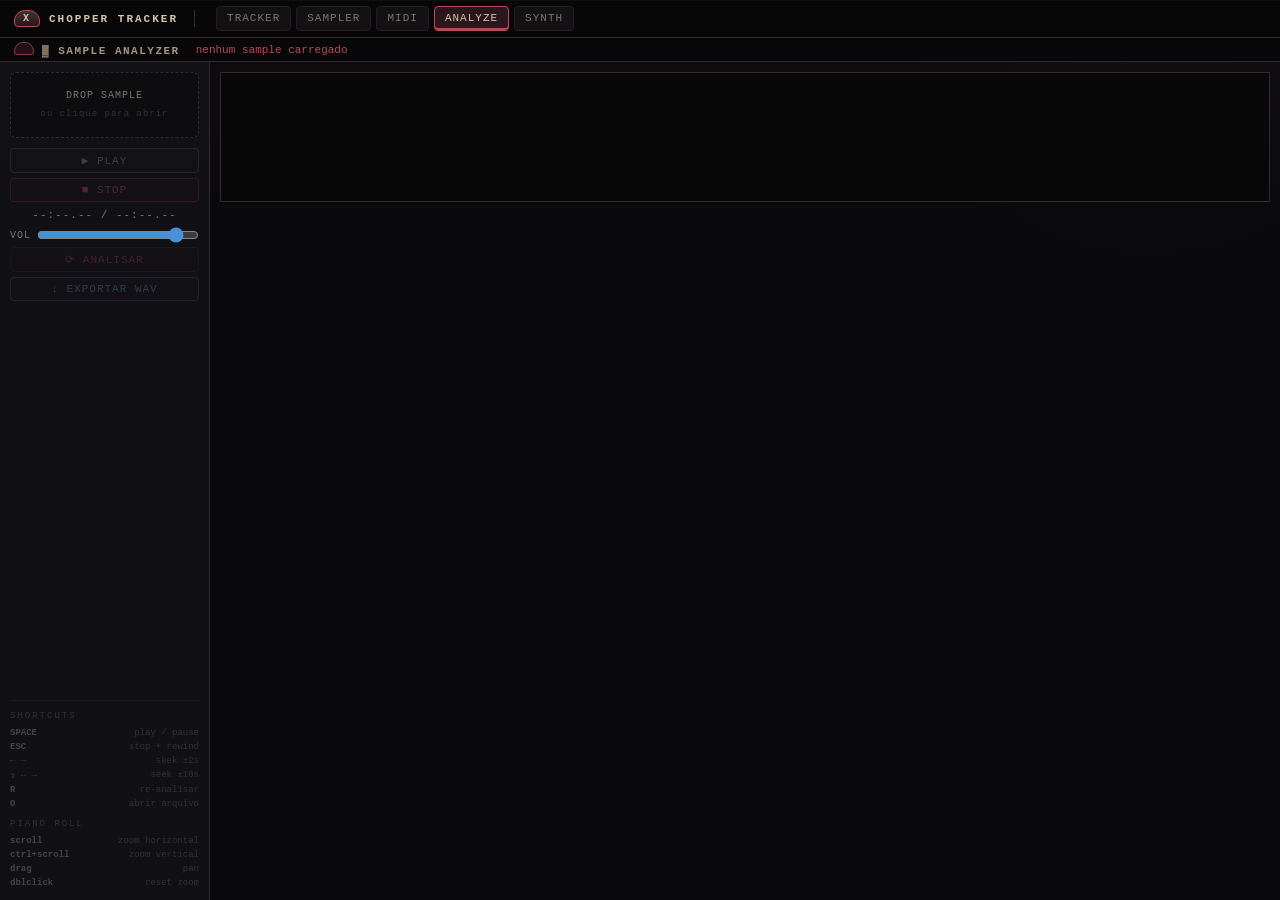
<file: analyze.html>
<!DOCTYPE html>
<html lang="en">
<head>
    <meta charset="UTF-8">
    <title>CHOPPER TRACKER — ANALYZE</title>
    <style>
        :root {
            --bg:     #0c0c0c;
            --bg2:    #141414;
            --bg3:    #1c1c1c;
            --border: #2a2a2a;
            --text:   #c8c8c8;
            --dim:    #555;
            --note:   #e8e040;
            --accent: #4a90d9;
            --font:   'Courier New', Courier, monospace;
        }
        * { box-sizing: border-box; margin: 0; padding: 0; }
        html, body {
            background: var(--bg);
            color: var(--text);
            font-family: var(--font);
            font-size: 12px;
            height: 100%;
            overflow: hidden;
            display: flex;
            flex-direction: column;
        }

        /* ── HEADER ── */
        #az-header {
            display: flex;
            align-items: center;
            gap: 16px;
            padding: 7px 14px;
            background: #0a0a0a;
            border-bottom: 1px solid var(--border);
            flex-shrink: 0;
        }
        .az-logo { font-size: 13px; font-weight: bold; color: #e05050; letter-spacing: 2px; }
        #az-filename { font-size: 11px; color: var(--accent); flex:1; white-space:nowrap; overflow:hidden; text-overflow:ellipsis; }
        #az-status { font-size: 10px; color: var(--dim); letter-spacing: 1px; }

        /* ── BODY: two-column ── */
        #az-body {
            display: flex;
            flex-direction: row;
            flex: 1;
            overflow: hidden;
        }

        /* ── LEFT PANEL ── */
        #az-left {
            width: 210px;
            flex-shrink: 0;
            display: flex;
            flex-direction: column;
            gap: 10px;
            padding: 10px;
            border-right: 1px solid var(--border);
            overflow-y: auto;
        }

        /* ── RIGHT PANEL ── */
        #az-right {
            flex: 1;
            min-width: 0;
            display: flex;
            flex-direction: column;
            gap: 8px;
            padding: 10px;
            overflow-y: auto;
        }

        /* ── DROP ZONE ── */
        #az-dropzone {
            border: 1px dashed #333;
            text-align: center;
            padding: 14px 6px;
            cursor: pointer;
            position: relative;
            transition: border-color 0.2s;
        }
        #az-dropzone:hover, #az-dropzone.drag-over { border-color: var(--accent); }
        #az-dropzone input[type="file"] { position:absolute; inset:0; opacity:0; cursor:pointer; }
        .az-drop-text { color:var(--dim); font-size:10px; letter-spacing:1px; line-height:1.8; pointer-events:none; }
        .az-drop-text span { font-size:9px; color:#333; }
        #az-dropzone.loaded { padding:6px 8px; border-style:solid; border-color:#252525; }

        /* ── BUTTONS ── */
        button {
            background: var(--bg3);
            border: 1px solid var(--border);
            color: var(--text);
            font-family: var(--font);
            font-size: 11px;
            padding: 5px 12px;
            cursor: pointer;
            letter-spacing: 1px;
            outline: none;
        }
        button:hover { background: #2a2a2a; color: #fff; }
        button:disabled { opacity:0.3; cursor:default; }
        button:disabled:hover { background:var(--bg3); color:var(--text); }
        #az-btn-play { color:#70d870; border-color:#2a4a2a; }
        #az-btn-play.active { background:#1a3a1a; color:#90f090; }
        #az-btn-stop { color:#e05050; border-color:#4a2a2a; }
        #az-btn-analyze { color:var(--accent); border-color:#1a3050; }

        /* ── CONTROLS (stacked in left) ── */
        #az-controls { display:flex; flex-direction:column; gap:5px; }
        #az-controls button { width:100%; }
        #az-time { font-size:11px; color:var(--dim); text-align:center; letter-spacing:1px; padding:2px 0; }
        .az-lbl { font-size:10px; color:var(--dim); letter-spacing:1px; white-space:nowrap; }
        .az-vol-row { display:flex; align-items:center; gap:6px; }
        #az-vol { accent-color:#4a90d9; height:14px; cursor:pointer; flex:1; }

        /* ── WAVEFORM ── */
        #az-waveform {
            width: 100%;
            height: 130px;
            display: block;
            background: #080808;
            border: 1px solid var(--border);
            cursor: pointer;
            flex-shrink: 0;
        }

        /* ── CHORD TIMELINE ── */
        #az-chord-timeline-wrap { display:none; flex-direction:column; gap:4px; flex-shrink:0; }
        #az-chord-timeline {
            position: relative;
            height: 34px;
            background: #080808;
            border: 1px solid var(--border);
            overflow: hidden;
            cursor: pointer;
        }
        .az-chord-block {
            position:absolute; top:0; bottom:0;
            display:flex; align-items:center; justify-content:center;
            overflow:hidden;
            border-right:1px solid rgba(0,0,0,0.35);
            cursor:pointer;
            transition:filter 0.1s;
        }
        .az-chord-block:hover { filter:brightness(1.4); }
        .az-chord-block span {
            font-size:10px; font-family:var(--font); font-weight:bold;
            color:rgba(255,255,255,0.92);
            text-shadow:0 1px 3px rgba(0,0,0,0.9);
            white-space:nowrap; overflow:hidden; padding:0 3px;
            pointer-events:none;
        }

        /* ── KEYBOARD ── */
        #az-kb-wrap { display:none; flex-direction:column; gap:4px; flex-shrink:0; }
        #az-kb { width:100%; height:110px; display:block; background:#080808; border:1px solid var(--border); cursor:pointer; }
        .az-kb-label { font-size:9px; color:var(--dim); letter-spacing:2px; }
        .az-kb-hint  { font-size:9px; color:#333; }

        /* ── PIANO ROLL ── */
        #az-pr-wrap { display:none; flex-direction:column; gap:4px; flex:1; min-height:200px; }
        #az-pianoroll { width:100%; flex:1; display:block; background:#090909; border:1px solid #2a2a2a; cursor:pointer; min-height:200px; }

        /* ── RESULTS (left panel) ── */
        #az-results { display:flex; flex-direction:column; gap:8px; }
        .az-section { display:flex; flex-direction:column; gap:4px; }
        .az-section-label { font-size:9px; color:var(--dim); letter-spacing:2px; }
        .az-hint { font-size:9px; color:#333; }
        .az-warn { font-size:9px; color:#e0a030; background:#181200; border:1px solid #3a2800; padding:3px 6px; }

        /* key name */
        #az-key-row { padding:6px 0; border-bottom:1px solid var(--border); margin-bottom:2px; }
        #az-key-name { font-size:26px; color:var(--note); font-weight:bold; letter-spacing:2px; display:block; line-height:1.1; }
        #az-key-conf { font-size:10px; color:var(--dim); display:block; margin-top:3px; }

        /* tuning */
        .az-tune-row { display:flex; align-items:center; gap:6px; flex-wrap:wrap; padding:2px 0; }
        .az-tune-label { font-size:9px; color:var(--dim); letter-spacing:2px; }
        .az-tune-val   { font-size:10px; font-family:var(--font); }
        .az-tune-meter { position:relative; height:8px; background:#111; border:1px solid #2a2a2a; width:100%; }
        .az-tune-center { position:absolute; left:50%; top:0; bottom:0; width:1px; background:#333; }
        .az-tune-needle { position:absolute; width:3px; top:0; bottom:0; transform:translateX(-50%); transition:left 0.3s; }
        .az-tune-l, .az-tune-r { position:absolute; top:100%; margin-top:2px; font-size:8px; color:#333; }
        .az-tune-l { left:2px; } .az-tune-r { right:2px; }

        /* tally */
        #az-tally { display:flex; flex-direction:column; gap:3px; }
        .az-pill { display:flex; align-items:center; gap:5px; padding:3px 7px; border:1px solid #252525; background:#111; }
        .az-pill-dot  { width:7px; height:7px; border-radius:50%; flex-shrink:0; }
        .az-pill-name { color:var(--text); font-size:11px; }
        .az-pill-pct  { color:var(--dim); font-size:10px; margin-left:auto; }

        /* chroma */
        #az-chroma { display:flex; height:52px; align-items:flex-end; gap:2px; background:#080808; border:1px solid var(--border); padding:4px 4px 0; }
        .az-chr-col { flex:1; display:flex; flex-direction:column; align-items:center; height:100%; justify-content:flex-end; }
        .az-chr-bar { width:100%; min-height:1px; }
        .az-chr-lbl { font-size:7px; color:#444; margin-top:2px; white-space:nowrap; }

        /* shortcuts panel */
        #az-shortcuts { margin-top:auto; padding-top:10px; border-top:1px solid #1a1a1a; }
        .az-sc-title { font-size:9px; color:#333; letter-spacing:2px; margin-bottom:5px; }
        .az-sc-row { display:flex; justify-content:space-between; font-size:9px; color:#333; padding:2px 0; gap:8px; }
        .az-sc-key { color:#444; font-size:9px; white-space:nowrap; font-weight:bold; }

        /* tuning buttons */
        .az-tune-btns { display:flex; gap:4px; margin-top:5px; }
        .az-tune-btns button { flex:1; font-size:9px; padding:3px 4px; letter-spacing:0.5px; }
        .az-tune-btns button.active { background:#1a3050; color:#6ab0f9; border-color:#4a90d9; }

        /* scale selectors */
        .az-sel {
            background: #141414;
            border: 1px solid #2a2a2a;
            color: #666;
            font-family: var(--font);
            font-size: 9px;
            padding: 2px 4px;
            outline: none;
            cursor: pointer;
            letter-spacing: 0.5px;
        }
        .az-sel:focus { border-color: var(--accent); color: var(--text); }
        .az-sel option { background: #141414; }

        #az-analyzing { font-size:11px; color:var(--accent); letter-spacing:2px; padding:4px 0; display:none; flex-shrink:0; }
</style>
<link rel="stylesheet" href="nav.css">
<link rel="stylesheet" href="theme.css">
</head>
<body class="has-global-nav">

<nav class="global-nav">
    <span class="global-nav-title">CHOPPER TRACKER</span>
    <a href="index.html">TRACKER</a>
    <a href="sampler.html">SAMPLER</a>
    <a href="midi.html">MIDI</a>
    <a class="active" href="analyze.html">ANALYZE</a>
    <a href="synth.html">SYNTH</a>
</nav>

<header id="az-header">
    <div class="az-logo">▓ SAMPLE ANALYZER</div>
    <div id="az-filename">nenhum sample carregado</div>
    <div id="az-status"></div>
</header>

<div id="az-body">

    <!-- ── LEFT: controls + results ── -->
    <aside id="az-left">
        <div id="az-dropzone">
            <div class="az-drop-text">DROP SAMPLE<br><span>ou clique para abrir</span></div>
            <input type="file" id="az-file-input" accept="audio/*">
        </div>

        <div id="az-controls">
            <button id="az-btn-play" disabled>▶ PLAY</button>
            <button id="az-btn-stop" disabled>■ STOP</button>
            <div id="az-time">--:--.-- / --:--.--</div>
            <div class="az-vol-row">
                <span class="az-lbl">VOL</span>
                <input type="range" id="az-vol" min="0" max="100" value="90">
            </div>
            <button id="az-btn-analyze" disabled>⟳ ANALISAR</button>
            <button id="az-btn-export" disabled>↓ EXPORTAR WAV</button>
        </div>

        <div id="az-results"></div>

        <div id="az-shortcuts">
            <div class="az-sc-title">SHORTCUTS</div>
            <div class="az-sc-row"><span class="az-sc-key">SPACE</span><span>play / pause</span></div>
            <div class="az-sc-row"><span class="az-sc-key">ESC</span><span>stop + rewind</span></div>
            <div class="az-sc-row"><span class="az-sc-key">← →</span><span>seek ±2s</span></div>
            <div class="az-sc-row"><span class="az-sc-key">⇧ ← →</span><span>seek ±10s</span></div>
            <div class="az-sc-row"><span class="az-sc-key">R</span><span>re-analisar</span></div>
            <div class="az-sc-row"><span class="az-sc-key">O</span><span>abrir arquivo</span></div>
            <div class="az-sc-title" style="margin-top:8px">PIANO ROLL</div>
            <div class="az-sc-row"><span class="az-sc-key">scroll</span><span>zoom horizontal</span></div>
            <div class="az-sc-row"><span class="az-sc-key">ctrl+scroll</span><span>zoom vertical</span></div>
            <div class="az-sc-row"><span class="az-sc-key">drag</span><span>pan</span></div>
            <div class="az-sc-row"><span class="az-sc-key">dblclick</span><span>reset zoom</span></div>
        </div>
    </aside>

    <!-- ── RIGHT: all visuals ── -->
    <main id="az-right">
        <canvas id="az-waveform"></canvas>

        <div id="az-chord-timeline-wrap">
            <div class="az-section-label">ACORDES <span class="az-hint" style="margin-left:4px">· click = seek</span></div>
            <div id="az-chord-timeline"></div>
            <div id="az-chord-hint" class="az-hint"></div>
        </div>

        <div id="az-kb-wrap">
            <div style="display:flex;align-items:baseline;gap:8px">
                <span class="az-kb-label">TECLADO</span>
                <span class="az-kb-hint">notas do acorde acendem · click = ouvir nota</span>
            </div>
            <canvas id="az-kb" height="110"></canvas>
        </div>

        <div id="az-pr-wrap">
            <div style="display:flex;align-items:center;gap:8px;flex-wrap:wrap">
                <span class="az-kb-label">PIANO ROLL</span>
                <span class="az-kb-hint">scroll=zoom · ctrl+scroll=zoom vertical · drag=pan · dblclick=reset · click=seek</span>
                <div style="margin-left:auto;display:flex;align-items:center;gap:4px;flex-shrink:0">
                    <button id="az-pr-reset" onclick="resetPRView()" style="font-size:9px;padding:2px 6px;letter-spacing:0.5px" title="Resetar zoom/pan">⊡ RESET</button>
                    <span class="az-lbl" style="font-size:9px">ESCALA</span>
                    <select id="az-scale-root" class="az-sel">
                        <option value="-1">AUTO</option>
                        <option value="0">C</option><option value="1">C#</option>
                        <option value="2">D</option><option value="3">D#</option>
                        <option value="4">E</option><option value="5">F</option>
                        <option value="6">F#</option><option value="7">G</option>
                        <option value="8">G#</option><option value="9">A</option>
                        <option value="10">A#</option><option value="11">B</option>
                    </select>
                    <select id="az-scale-mode" class="az-sel">
                        <option value="auto">AUTO</option>
                        <option value="major">MAIOR</option>
                        <option value="minor">MENOR</option>
                        <option value="dorian">DÓRIAN</option>
                        <option value="mixolydian">MIXOLIDIAN</option>
                        <option value="pentatonic_major">PENT. MAIOR</option>
                        <option value="pentatonic_minor">PENT. MENOR</option>
                        <option value="blues">BLUES</option>
                    </select>
                </div>
            </div>
            <canvas id="az-pianoroll" style="width:100%;display:block;background:#090909;border:1px solid #2a2a2a;cursor:pointer;flex:1;min-height:200px"></canvas>
        </div>

        <div id="az-analyzing">analisando...</div>
    </main>

</div>

<script src="analyzer.js"></script>
</body>
</html>
</file>
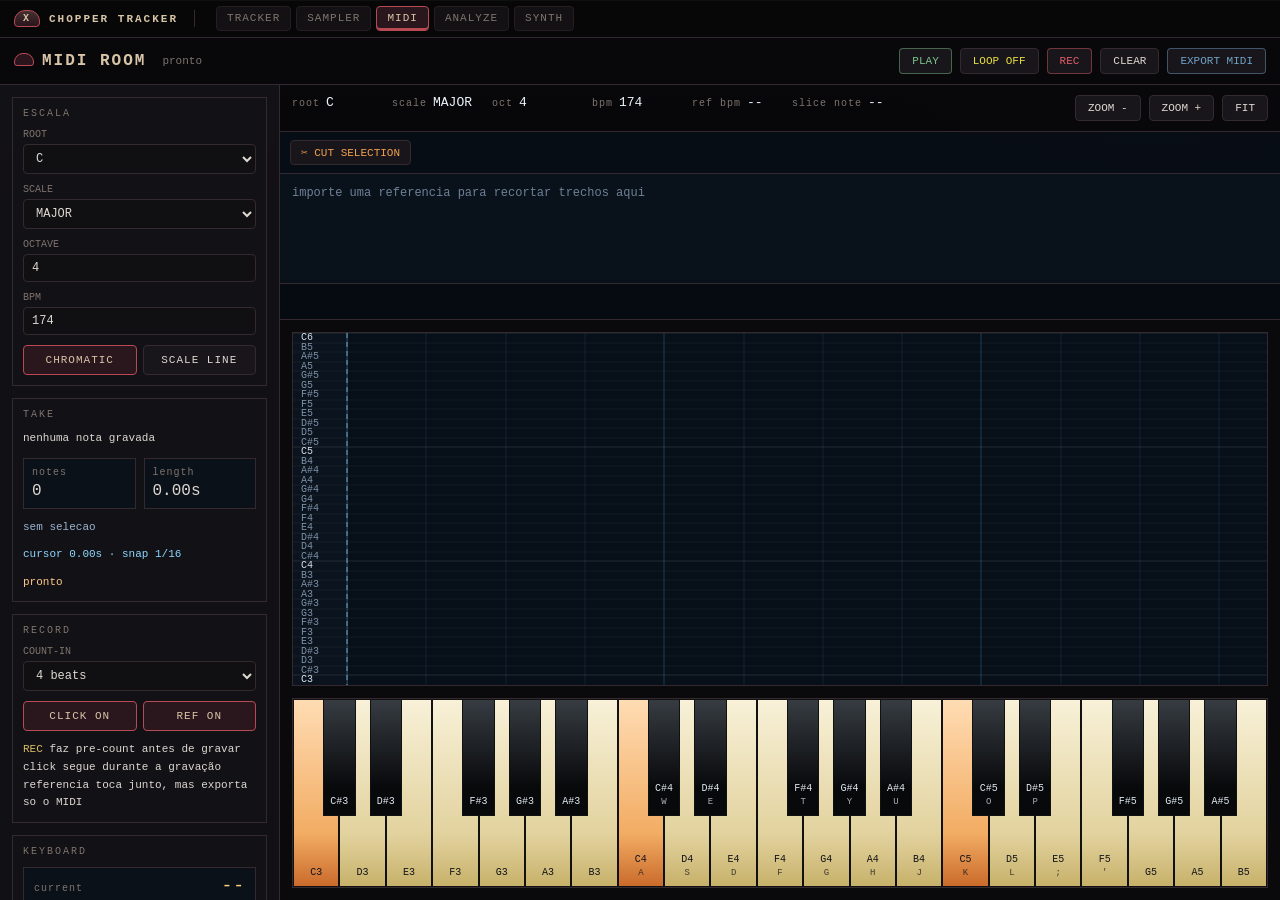
<file: midi.html>
<!DOCTYPE html>
<html lang="pt-BR">
<head>
    <meta charset="UTF-8">
    <meta name="viewport" content="width=device-width, initial-scale=1.0">
    <title>CHOPPER TRACKER — MIDI</title>
    <link rel="stylesheet" href="nav.css">
    <link rel="stylesheet" href="midi.css">
    <link rel="stylesheet" href="theme.css">
</head>
<body class="has-global-nav">
<nav class="global-nav">
    <span class="global-nav-title">CHOPPER TRACKER</span>
    <a href="index.html">TRACKER</a>
    <a href="sampler.html">SAMPLER</a>
    <a class="active" href="midi.html">MIDI</a>
    <a href="analyze.html">ANALYZE</a>
    <a href="synth.html">SYNTH</a>
</nav>
<div id="midi-app">
    <header id="midi-header">
        <div class="midi-logo">MIDI ROOM</div>
        <div id="midi-status">pronto</div>
        <div class="midi-header-actions">
            <button id="btn-midi-play">PLAY</button>
            <button id="btn-midi-loop">LOOP OFF</button>
            <button id="btn-midi-record">REC</button>
            <button id="btn-midi-clear">CLEAR</button>
            <button id="btn-midi-export">EXPORT MIDI</button>
        </div>
    </header>

    <main id="midi-main">
        <aside id="midi-sidebar">
            <section class="midi-block">
                <div class="midi-block-title">ESCALA</div>
                <label class="midi-field">
                    <span>ROOT</span>
                    <select id="midi-root"></select>
                </label>
                <label class="midi-field">
                    <span>SCALE</span>
                    <select id="midi-scale"></select>
                </label>
                <label class="midi-field">
                    <span>OCTAVE</span>
                    <input type="number" id="midi-octave" min="1" max="7" value="4">
                </label>
                <label class="midi-field">
                    <span>BPM</span>
                    <input type="number" id="midi-bpm" min="40" max="300" value="174">
                </label>
                <div class="midi-mode-switch">
                    <button id="btn-mode-chromatic" class="midi-mode-btn active" type="button">CHROMATIC</button>
                    <button id="btn-mode-scale" class="midi-mode-btn" type="button">SCALE LINE</button>
                </div>
            </section>

            <section class="midi-block">
                <div class="midi-block-title">TAKE</div>
                <div id="midi-take-info">nenhuma nota gravada</div>
                <div id="midi-summary">
                    <div><span class="dim">notes</span><span id="midi-note-count">0</span></div>
                    <div><span class="dim">length</span><span id="midi-length">0.00s</span></div>
                </div>
                <div id="midi-selection-info">sem selecao</div>
                <div id="midi-step-info">cursor 0.00s</div>
                <div id="midi-edit-info">pronto</div>
            </section>

            <section class="midi-block">
                <div class="midi-block-title">RECORD</div>
                <label class="midi-field">
                    <span>COUNT-IN</span>
                    <select id="midi-count-in">
                        <option value="1">1 beat</option>
                        <option value="2">2 beats</option>
                        <option value="4" selected>4 beats</option>
                        <option value="8">8 beats</option>
                    </select>
                </label>
                <div class="midi-mode-switch">
                    <button id="btn-metronome" class="midi-mode-btn active" type="button">CLICK ON</button>
                    <button id="btn-ref-monitor" class="midi-mode-btn active" type="button">REF ON</button>
                </div>
                <div id="midi-record-help">
                    <div><span class="keys">REC</span> faz pre-count antes de gravar</div>
                    <div>click segue durante a gravação</div>
                    <div>referencia toca junto, mas exporta so o MIDI</div>
                </div>
            </section>

            <section class="midi-block">
                <div class="midi-block-title">KEYBOARD</div>
                <div id="midi-live-note">
                    <span class="dim">current</span>
                    <span id="midi-live-note-name">--</span>
                </div>
                <div id="midi-help">
                    <div><span id="midi-help-primary" class="keys">A W S E D F T G Y H U J K O L P ; '</span></div>
                    <div><span id="midi-help-secondary" class="keys">white + black keys em duas linhas</span></div>
                    <div id="midi-help-caption">modo piano cromatico</div>
                    <div><span class="keys">Z / X</span> oitava - / +</div>
                </div>
                <div id="midi-key-map"></div>
            </section>

            <section class="midi-block">
                <div class="midi-block-title">GRID</div>
                <div id="midi-grid-help">
                    <div><span class="keys">SPACE</span> play / stop</div>
                    <div>duplo clique no grid cria nota</div>
                    <div>arraste a nota para mover</div>
                    <div>arraste a borda direita para esticar</div>
                    <div>shift + arraste no grid cria selecao</div>
                    <div>REC com selecao = regravar so a regiao</div>
                    <div><span class="keys">DEL</span> apaga nota selecionada</div>
                </div>
            </section>

            <section class="midi-block">
                <div class="midi-block-title">WRITE</div>
                <div class="midi-mode-switch midi-snap-row">
                    <button id="btn-snap-8" class="midi-snap-btn" type="button">1/8</button>
                    <button id="btn-snap-16" class="midi-snap-btn active" type="button">1/16</button>
                    <button id="btn-snap-32" class="midi-snap-btn" type="button">1/32</button>
                </div>
                <div class="midi-mode-switch">
                    <button id="btn-step-input" class="midi-mode-btn" type="button">STEP OFF</button>
                    <button id="btn-quantize" type="button">QUANTIZE</button>
                </div>
                <div class="midi-mode-switch">
                    <button id="btn-transpose-down" type="button">-12</button>
                    <button id="btn-transpose-up" type="button">+12</button>
                </div>
                <div class="midi-mode-switch">
                    <button id="btn-dup-down" type="button">DUP -12</button>
                    <button id="btn-dup-up" type="button">DUP +12</button>
                </div>
                <div class="midi-mode-switch">
                    <button id="btn-copy" type="button">COPY</button>
                    <button id="btn-paste" type="button">PASTE</button>
                </div>
                <div class="midi-mode-switch">
                    <button id="btn-duplicate-block" type="button">DUP BLOCK</button>
                    <button id="btn-delete-selected" type="button">DELETE</button>
                </div>
                <div id="midi-write-help">
                    <div><span class="keys">, / .</span> cursor - / +</div>
                    <div><span class="keys">CTRL+C / CTRL+V / CTRL+D</span> bloco</div>
                    <div>step input escreve em 1/16</div>
                    <div>acoes usam nota, selecao ou take inteiro</div>
                </div>
            </section>

            <section class="midi-block">
                <div class="midi-block-title">REFERENCE</div>
                <div class="midi-inline-row">
                    <span id="midi-srv-dot" class="srv-dot off"></span>
                    <span id="midi-srv-text">server offline</span>
                </div>
                <label class="midi-field">
                    <span>YOUTUBE URL</span>
                    <input type="text" id="midi-ref-url" placeholder="cole o link do YouTube">
                </label>
                <div class="midi-mode-switch">
                    <button id="btn-ref-import" type="button">IMPORT REF</button>
                    <button id="btn-ref-clear" type="button">CLEAR REF</button>
                </div>
                <div class="midi-mode-switch">
                    <button id="btn-ref-play" type="button">PLAY REF</button>
                    <button id="btn-ref-slice" type="button">PLAY SLICE</button>
                </div>
                <div class="midi-mode-switch">
                    <button id="btn-ref-detect-note" type="button">DETECT NOTE</button>
                    <button id="btn-ref-use-slice" type="button">SLICE -> LOOP</button>
                </div>
                <div id="midi-ref-info">
                    <div id="midi-ref-name">sem referencia</div>
                    <div id="midi-ref-analysis">bpm -- · slice -- · note --</div>
                </div>
            </section>
        </aside>

        <section id="midi-stage">
            <div id="midi-topbar">
                <div class="metric"><span class="dim">root</span><span id="midi-root-view">C</span></div>
                <div class="metric"><span class="dim">scale</span><span id="midi-scale-view">MAJOR</span></div>
                <div class="metric"><span class="dim">oct</span><span id="midi-octave-view">4</span></div>
                <div class="metric"><span class="dim">bpm</span><span id="midi-bpm-view">174</span></div>
                <div class="metric"><span class="dim">ref bpm</span><span id="midi-ref-bpm-view">--</span></div>
                <div class="metric"><span class="dim">slice note</span><span id="midi-ref-key-view">--</span></div>
                <div id="midi-view-tools">
                    <button id="btn-view-minus" type="button">ZOOM -</button>
                    <button id="btn-view-plus" type="button">ZOOM +</button>
                    <button id="btn-view-fit" type="button">FIT</button>
                </div>
            </div>
            <div id="midi-ref-tabs"></div>
            <div id="midi-ref-wrap">
                <canvas id="midi-reference"></canvas>
            </div>
            <div id="midi-ref-overview-wrap">
                <canvas id="midi-ref-overview"></canvas>
            </div>
            <div id="midi-roll-wrap">
                <canvas id="midi-roll"></canvas>
            </div>
            <div id="midi-piano-wrap">
                <div id="midi-piano"></div>
            </div>
        </section>
    </main>
</div>
<script src="midi.js"></script>
</body>
</html>
</file>
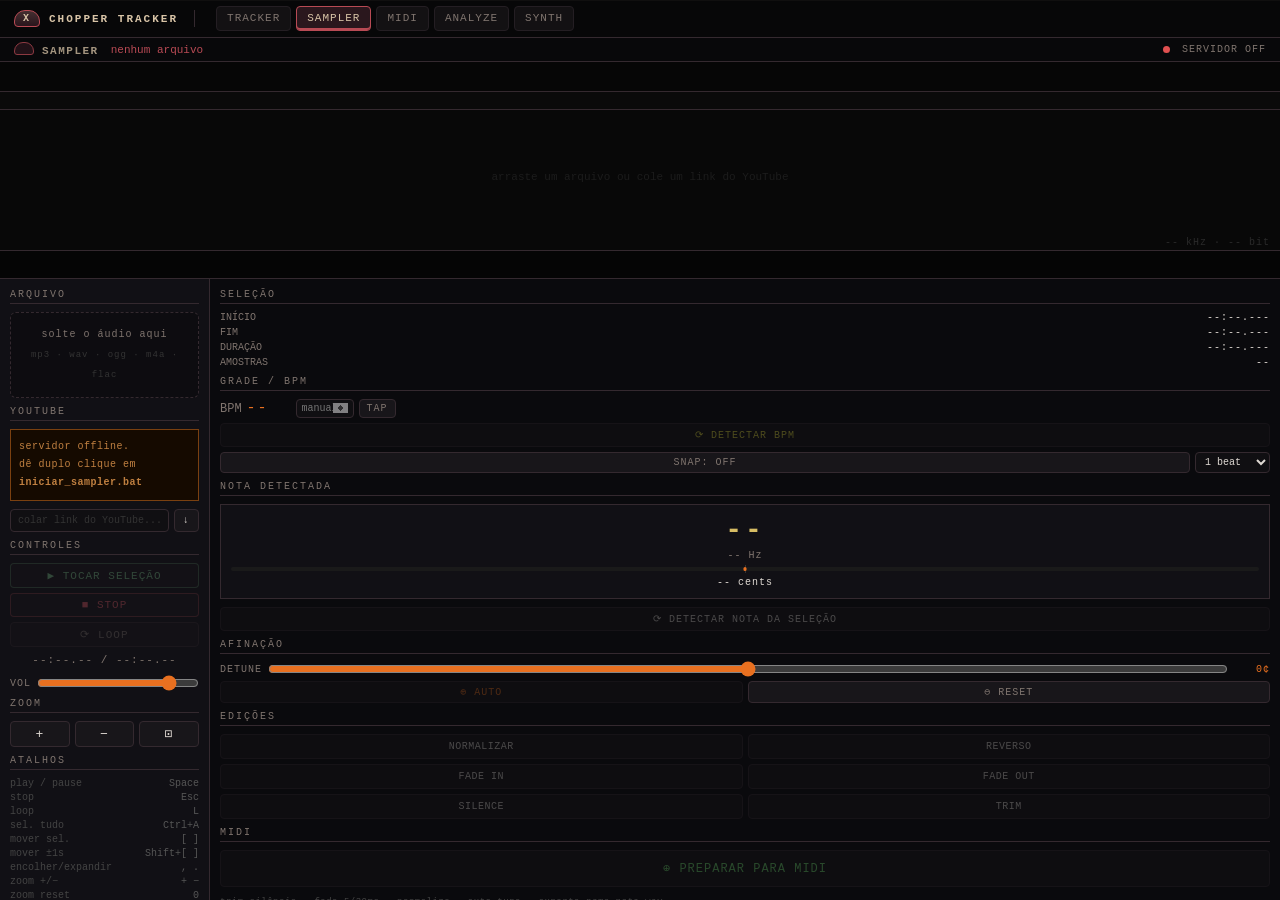
<file: sampler.html>
<!DOCTYPE html>
<html lang="pt-BR">
<head>
<meta charset="UTF-8">
<title>CHOPPER TRACKER — SAMPLER</title>
<style>
:root {
    --bg:     #0c0c0c;
    --bg2:    #141414;
    --bg3:    #1c1c1c;
    --border: #2a2a2a;
    --text:   #c8c8c8;
    --dim:    #555;
    --accent: #4a90d9;
    --orange: #e87020;
    --green:  #70d870;
    --red:    #e05050;
    --yellow: #e8e040;
    --font:   'Courier New', Courier, monospace;
}
* { box-sizing: border-box; margin: 0; padding: 0; }
html, body {
    background: var(--bg); color: var(--text);
    font-family: var(--font); font-size: 12px;
    height: 100%; overflow: hidden;
    display: flex; flex-direction: column;
}

/* HEADER */
#sm-header {
    display: flex; align-items: center; gap: 12px;
    padding: 7px 14px; background: #0a0a0a;
    border-bottom: 1px solid var(--border); flex-shrink: 0;
}
.sm-logo { font-size: 13px; font-weight: bold; color: var(--orange); letter-spacing: 2px; }
#sm-filename { font-size: 11px; color: var(--accent); flex: 1; white-space: nowrap; overflow: hidden; text-overflow: ellipsis; }
#sm-srv-dot { width: 7px; height: 7px; border-radius: 50%; background: #333; flex-shrink: 0; }
#sm-srv-dot.on  { background: var(--green); box-shadow: 0 0 4px var(--green); }
#sm-srv-dot.off { background: var(--red); }
#sm-srv-label { font-size: 10px; color: var(--dim); letter-spacing: 1px; }

/* WAVEFORM AREA */
#sm-wave-wrap {
    position: relative; flex-shrink: 0;
    background: #080808; border-bottom: 1px solid var(--border);
    display: flex; flex-direction: column;
}
#sm-ruler {
    display: block; width: 100%; height: 18px;
    background: #0a0a0a; border-bottom: 1px solid #1a1a1a;
    flex-shrink: 0; cursor: default;
}
#sm-waveform {
    display: block; width: 100%; height: 140px; cursor: crosshair;
    user-select: none; flex-shrink: 0;
}
#sm-overview {
    display: block; width: 100%; height: 28px;
    background: #050505; border-top: 1px solid #1a1a1a;
    cursor: pointer; flex-shrink: 0; user-select: none;
}
/* tooltip de tempo flutuante */
#sm-time-tooltip {
    position: fixed; display: none;
    background: #0a0a0a; border: 1px solid var(--orange);
    color: var(--orange); font-family: var(--font);
    font-size: 10px; padding: 2px 6px; letter-spacing: 1px;
    pointer-events: none; z-index: 100;
}
#sm-wave-info {
    position: absolute; bottom: 30px; right: 10px;
    font-size: 10px; color: #2a2a2a; letter-spacing: 1px; pointer-events: none;
}

/* BODY */
#sm-body {
    display: flex; flex: 1; overflow: hidden;
}

/* LEFT */
#sm-left {
    width: 210px; flex-shrink: 0; display: flex;
    flex-direction: column; gap: 8px; padding: 10px;
    border-right: 1px solid var(--border); overflow-y: auto;
}

/* RIGHT */
#sm-right {
    flex: 1; min-width: 0; display: flex;
    flex-direction: column; gap: 8px; padding: 10px; overflow-y: auto;
}

/* SECTION LABEL */
.sm-sec {
    font-size: 10px; color: var(--dim); letter-spacing: 2px;
    border-bottom: 1px solid var(--border); padding-bottom: 3px;
}

/* DROP ZONE */
#sm-drop {
    border: 1px dashed #333; text-align: center;
    padding: 12px 6px; cursor: pointer; position: relative;
    transition: border-color 0.2s; flex-shrink: 0;
}
#sm-drop:hover, #sm-drop.over { border-color: var(--orange); }
#sm-drop input { position: absolute; inset: 0; opacity: 0; cursor: pointer; }
.sm-drop-text { color: var(--dim); font-size: 10px; letter-spacing: 1px; line-height: 2; pointer-events: none; }
#sm-drop.loaded { padding: 5px 8px; border-style: solid; border-color: #252525; }

/* URL INPUT */
#sm-url-row { display: flex; gap: 5px; }
#sm-url {
    flex: 1; background: var(--bg2); border: 1px solid var(--border);
    color: var(--text); font-family: var(--font); font-size: 10px;
    padding: 5px 7px; outline: none; min-width: 0;
}
#sm-url:focus { border-color: var(--accent); }
#sm-url::placeholder { color: #333; }
#sm-btn-fetch {
    background: var(--bg3); border: 1px solid var(--border);
    color: var(--dim); font-family: var(--font); font-size: 10px;
    padding: 5px 8px; cursor: pointer; outline: none; white-space: nowrap;
}
#sm-btn-fetch:hover { color: var(--text); border-color: #444; }
#sm-btn-fetch.loading { color: var(--orange); border-color: var(--orange); }

/* PROGRESS BAR */
#sm-progress-wrap { display: none; height: 3px; background: #1a1a1a; border-radius: 2px; }
#sm-progress { height: 100%; background: var(--orange); border-radius: 2px; width: 0%; transition: width 0.3s; }

/* BUTTONS */
button {
    background: var(--bg3); border: 1px solid var(--border); color: var(--text);
    font-family: var(--font); font-size: 11px; padding: 5px 10px;
    cursor: pointer; letter-spacing: 1px; outline: none;
}
button:hover { background: #2a2a2a; color: #fff; }
button:disabled { opacity: 0.3; cursor: default; }
button:disabled:hover { background: var(--bg3); color: var(--text); }

/* CONTROLS */
#sm-controls { display: flex; flex-direction: column; gap: 5px; }
#sm-controls button { width: 100%; }
#sm-btn-play  { color: var(--green); border-color: #2a4a2a; }
#sm-btn-play.active { background: #1a3a1a; color: #90f090; }
#sm-btn-stop  { color: var(--red); border-color: #4a2020; }
#sm-btn-loop  { color: var(--dim); border-color: var(--border); }
#sm-btn-loop.active { color: var(--orange); border-color: #7a4010; background: #251505; }
#sm-time-display {
    font-size: 11px; color: var(--dim); text-align: center;
    letter-spacing: 1px; padding: 2px 0;
}

/* VOLUME */
.sm-vol-row { display: flex; align-items: center; gap: 6px; }
.sm-lbl { font-size: 10px; color: var(--dim); letter-spacing: 1px; white-space: nowrap; }
#sm-vol { accent-color: var(--orange); height: 14px; cursor: pointer; flex: 1; }

/* ZOOM */
#sm-zoom-row { display: flex; gap: 5px; }
#sm-zoom-row button { flex: 1; font-size: 13px; padding: 4px; }

/* SELECTION INFO */
#sm-sel-info { display: flex; flex-direction: column; gap: 4px; }
.sm-info-row { display: flex; justify-content: space-between; font-size: 10px; }
.sm-info-lbl { color: var(--dim); }
.sm-info-val { color: var(--text); letter-spacing: 1px; }

/* PITCH */
#sm-pitch-box {
    background: #080808; border: 1px solid var(--border);
    padding: 10px; text-align: center; display: flex;
    flex-direction: column; gap: 4px;
}
#sm-note-big { font-size: 28px; color: var(--orange); letter-spacing: 3px; font-weight: bold; }
#sm-note-freq { font-size: 10px; color: var(--dim); letter-spacing: 1px; }
#sm-note-cents {
    font-size: 10px; letter-spacing: 1px;
}
#sm-pitch-bar-wrap {
    height: 4px; background: #1a1a1a; border-radius: 2px; position: relative; margin: 2px 0;
}
#sm-pitch-bar {
    position: absolute; top: 0; height: 100%;
    width: 3px; background: var(--orange); border-radius: 2px;
    left: 50%; transform: translateX(-50%);
    transition: left 0.2s;
}
#sm-pitch-center { position: absolute; top: -2px; left: 50%; width: 1px; height: 8px; background: #333; }

/* TUNING */
#sm-tune-wrap { display: flex; flex-direction: column; gap: 5px; }
#sm-tune-row { display: flex; align-items: center; gap: 6px; }
#sm-tune-slider { accent-color: var(--orange); flex: 1; height: 14px; cursor: pointer; }
#sm-tune-val { font-size: 10px; color: var(--orange); min-width: 36px; text-align: right; letter-spacing: 1px; }
#sm-tune-btns { display: flex; gap: 5px; }
#sm-tune-btns button { flex: 1; font-size: 10px; padding: 4px; }
#sm-btn-autotune { color: var(--orange); border-color: #7a4010; }
#sm-btn-tune-reset { color: var(--dim); }

/* EDIÇÕES */
#sm-edits { display: grid; grid-template-columns: 1fr 1fr; gap: 5px; }
#sm-edits button { font-size: 10px; padding: 6px 4px; letter-spacing: 0.5px; }

/* MIDI PREP */
#sm-btn-midi {
    width: 100%; color: #70d870;
    border-color: #1a4a1a; font-size: 12px; padding: 10px;
    letter-spacing: 1px;
}
#sm-btn-midi:hover { background: #0a1f0a; color: #90f090; }

/* EXPORT */
#sm-btn-export {
    width: 100%; color: var(--accent);
    border-color: #1a3050; font-size: 12px; padding: 8px;
}

/* SERVER INFO BOX */
#sm-srv-info {
    display: none; background: #150a00; border: 1px solid #7a4010;
    padding: 8px; font-size: 10px; color: #c08040; line-height: 1.8;
    letter-spacing: 0.5px;
}

/* ATALHOS */
#sm-shortcuts { display: flex; flex-direction: column; gap: 3px; }
.sm-shortcut { display: flex; justify-content: space-between; font-size: 10px; color: #444; }
.sm-shortcut kbd { color: #555; font-family: var(--font); }

::-webkit-scrollbar { width: 4px; }
::-webkit-scrollbar-track { background: var(--bg); }
::-webkit-scrollbar-thumb { background: #2a2a2a; }

/* BPM / GRID */
#sm-bpm-section { display: flex; flex-direction: column; gap: 5px; }
#sm-bpm-top { display: flex; align-items: center; gap: 5px; }
#sm-bpm-val { color: var(--orange); font-size: 15px; letter-spacing: 2px; min-width: 44px; }
#sm-bpm-input {
    width: 58px; background: var(--bg2); border: 1px solid var(--border);
    color: var(--text); font-family: var(--font); font-size: 10px;
    padding: 3px 5px; outline: none;
}
#sm-bpm-input:focus { border-color: var(--orange); }
#sm-bpm-input::-webkit-inner-spin-button { opacity: 0.5; }
#sm-btn-bpm { width: 100%; font-size: 10px; padding: 5px; color: var(--yellow); border-color: #4a4000; }
#sm-btn-bpm:hover { background: #1a1500; }
#sm-btn-tap { font-size: 10px; padding: 3px 7px; color: var(--dim); }
#sm-grid-controls { display: flex; gap: 5px; align-items: center; }
#sm-btn-snap { flex: 1; font-size: 10px; padding: 4px; color: var(--dim); }
#sm-btn-snap.active { color: var(--orange); border-color: #7a4010; background: #251505; }
#sm-grid-subdiv {
    background: var(--bg2); border: 1px solid var(--border);
    color: var(--dim); font-family: var(--font); font-size: 10px;
    padding: 3px 5px; cursor: pointer; outline: none;
}
#sm-grid-subdiv:focus { border-color: var(--orange); }

/* TABS / CLIPS */
#sm-tabs {
    display: flex; align-items: flex-end; gap: 2px;
    padding: 5px 8px 0; background: #060606;
    border-bottom: 1px solid var(--border);
    flex-shrink: 0; overflow-x: auto; min-height: 30px;
}
#sm-tabs::-webkit-scrollbar { height: 3px; }
.sm-tab {
    padding: 4px 12px; font-size: 10px; font-family: var(--font);
    background: var(--bg3); border: 1px solid var(--border);
    color: var(--dim); cursor: pointer; letter-spacing: 1px;
    border-bottom: none; white-space: nowrap; outline: none;
    border-radius: 2px 2px 0 0;
}
.sm-tab:hover { color: var(--text); }
.sm-tab.active {
    background: #0c0c0c; color: var(--orange);
    border-color: var(--orange); border-bottom-color: #0c0c0c;
}
.sm-tab-x {
    margin-left: 6px; color: #555; cursor: pointer; font-size: 11px;
}
.sm-tab-x:hover { color: var(--red); }
#sm-btn-cut {
    margin-left: auto; font-size: 10px; padding: 4px 10px;
    color: var(--dim); background: var(--bg2); flex-shrink: 0;
    border: 1px dashed var(--border); letter-spacing: 1px;
    border-radius: 2px; cursor: pointer; outline: none;
}
#sm-btn-cut:hover { color: var(--orange); border-color: var(--orange); }
#sm-btn-cut:disabled { opacity: 0.3; cursor: default; }
#sm-btn-cut:disabled:hover { color: var(--dim); border-color: var(--border); }
</style>
<link rel="stylesheet" href="nav.css">
<link rel="stylesheet" href="theme.css">
</head>
<body class="has-global-nav">

<nav class="global-nav">
    <span class="global-nav-title">CHOPPER TRACKER</span>
    <a href="index.html">TRACKER</a>
    <a class="active" href="sampler.html">SAMPLER</a>
    <a href="midi.html">MIDI</a>
    <a href="analyze.html">ANALYZE</a>
    <a href="synth.html">SYNTH</a>
</nav>

<div id="sm-header">
    <span class="sm-logo">SAMPLER</span>
    <span id="sm-filename">nenhum arquivo</span>
    <span id="sm-srv-dot"></span>
    <span id="sm-srv-label">SERVIDOR</span>
</div>

<div id="sm-tabs"></div>

<div id="sm-wave-wrap">
    <canvas id="sm-ruler"></canvas>
    <canvas id="sm-waveform"></canvas>
    <canvas id="sm-overview"></canvas>
    <div id="sm-wave-info">-- kHz · -- bit</div>
</div>
<div id="sm-time-tooltip"></div>

<div id="sm-body">

    <!-- LEFT -->
    <aside id="sm-left">

        <div class="sm-sec">ARQUIVO</div>
        <div id="sm-drop">
            <input type="file" accept="audio/*" id="sm-file-input">
            <div class="sm-drop-text">
                solte o áudio aqui<br>
                <span style="font-size:9px;color:#333;">mp3 · wav · ogg · m4a · flac</span>
            </div>
        </div>

        <div class="sm-sec">YOUTUBE</div>
        <div id="sm-srv-info">
            servidor offline.<br>
            dê duplo clique em<br><strong>iniciar_sampler.bat</strong>
        </div>
        <div id="sm-url-row">
            <input type="text" id="sm-url" placeholder="colar link do YouTube...">
            <button id="sm-btn-fetch" onclick="fetchYoutube()">↓</button>
        </div>
        <div id="sm-progress-wrap"><div id="sm-progress"></div></div>

        <div class="sm-sec">CONTROLES</div>
        <div id="sm-controls">
            <button id="sm-btn-play" onclick="togglePlay()" disabled>▶ TOCAR SELEÇÃO</button>
            <button id="sm-btn-stop" onclick="stopPlay()" disabled>■ STOP</button>
            <button id="sm-btn-loop" onclick="toggleLoop()" disabled>⟳ LOOP</button>
            <div id="sm-time-display">--:--.-- / --:--.--</div>
        </div>

        <div class="sm-vol-row">
            <span class="sm-lbl">VOL</span>
            <input type="range" id="sm-vol" min="0" max="1" step="0.01" value="0.85">
        </div>

        <div class="sm-sec">ZOOM</div>
        <div id="sm-zoom-row">
            <button onclick="zoom(0.5)" title="zoom in">+</button>
            <button onclick="zoom(2)"   title="zoom out">−</button>
            <button onclick="resetView()" title="reset">⊡</button>
        </div>

        <div class="sm-sec">ATALHOS</div>
        <div id="sm-shortcuts">
            <div class="sm-shortcut"><span>play / pause</span><kbd>Space</kbd></div>
            <div class="sm-shortcut"><span>stop</span><kbd>Esc</kbd></div>
            <div class="sm-shortcut"><span>loop</span><kbd>L</kbd></div>
            <div class="sm-shortcut"><span>sel. tudo</span><kbd>Ctrl+A</kbd></div>
            <div class="sm-shortcut"><span>mover sel.</span><kbd>[ ]</kbd></div>
            <div class="sm-shortcut"><span>mover ±1s</span><kbd>Shift+[ ]</kbd></div>
            <div class="sm-shortcut"><span>encolher/expandir</span><kbd>, .</kbd></div>
            <div class="sm-shortcut"><span>zoom +/−</span><kbd>+ −</kbd></div>
            <div class="sm-shortcut"><span>zoom reset</span><kbd>0</kbd></div>
            <div class="sm-shortcut"><span>exportar</span><kbd>E</kbd></div>
            <div class="sm-shortcut"><span>cortar seleção</span><kbd>C</kbd></div>
            <div class="sm-shortcut"><span>preparar MIDI</span><kbd>M</kbd></div>
            <div class="sm-shortcut"><span>detectar BPM</span><kbd>B</kbd></div>
            <div class="sm-shortcut"><span>snap grid</span><kbd>G</kbd></div>
            <div class="sm-shortcut"><span>zoom região</span><kbd>dbl overview</kbd></div>
        </div>

    </aside>

    <!-- RIGHT -->
    <main id="sm-right">

        <div class="sm-sec">SELEÇÃO</div>
        <div id="sm-sel-info">
            <div class="sm-info-row">
                <span class="sm-info-lbl">INÍCIO</span>
                <span class="sm-info-val" id="sm-sel-start">--:--.---</span>
            </div>
            <div class="sm-info-row">
                <span class="sm-info-lbl">FIM</span>
                <span class="sm-info-val" id="sm-sel-end">--:--.---</span>
            </div>
            <div class="sm-info-row">
                <span class="sm-info-lbl">DURAÇÃO</span>
                <span class="sm-info-val" id="sm-sel-dur">--:--.---</span>
            </div>
            <div class="sm-info-row">
                <span class="sm-info-lbl">AMOSTRAS</span>
                <span class="sm-info-val" id="sm-sel-smp">--</span>
            </div>
        </div>

        <div class="sm-sec">GRADE / BPM</div>
        <div id="sm-bpm-section">
            <div id="sm-bpm-top">
                <span class="sm-info-lbl">BPM</span>
                <span id="sm-bpm-val">--</span>
                <input type="number" id="sm-bpm-input" min="40" max="300" step="0.5" placeholder="manual" oninput="onBPMInput(this)">
                <button id="sm-btn-tap" onclick="tapTempo()">TAP</button>
            </div>
            <button id="sm-btn-bpm" onclick="detectBPM()" disabled>⟳ DETECTAR BPM</button>
            <div id="sm-grid-controls">
                <button id="sm-btn-snap" onclick="toggleSnap()">SNAP: OFF</button>
                <select id="sm-grid-subdiv" onchange="setSnapBeats(+this.value)">
                    <option value="0.25">¼ beat</option>
                    <option value="0.5">½ beat</option>
                    <option value="1" selected>1 beat</option>
                    <option value="2">2 beats</option>
                    <option value="4">4 beats</option>
                </select>
            </div>
        </div>

        <div class="sm-sec">NOTA DETECTADA</div>
        <div id="sm-pitch-box">
            <div id="sm-note-big">--</div>
            <div id="sm-note-freq">-- Hz</div>
            <div id="sm-pitch-bar-wrap">
                <div id="sm-pitch-center"></div>
                <div id="sm-pitch-bar"></div>
            </div>
            <div id="sm-note-cents">-- cents</div>
        </div>
        <button onclick="detectPitch()" disabled id="sm-btn-detect" style="width:100%;font-size:10px;padding:5px;">
            ⟳ DETECTAR NOTA DA SELEÇÃO
        </button>

        <div class="sm-sec">AFINAÇÃO</div>
        <div id="sm-tune-wrap">
            <div id="sm-tune-row">
                <span class="sm-lbl">DETUNE</span>
                <input type="range" id="sm-tune-slider" min="-100" max="100" step="1" value="0" oninput="setTuning(+this.value)">
                <span id="sm-tune-val">0¢</span>
            </div>
            <div id="sm-tune-btns">
                <button id="sm-btn-autotune" onclick="autoTune()" disabled>⊕ AUTO</button>
                <button id="sm-btn-tune-reset" onclick="setTuning(0)">⊖ RESET</button>
            </div>
        </div>

        <div class="sm-sec">EDIÇÕES</div>
        <div id="sm-edits">
            <button onclick="editNormalize()" disabled id="sm-e-norm">NORMALIZAR</button>
            <button onclick="editReverse()"   disabled id="sm-e-rev">REVERSO</button>
            <button onclick="editFadeIn()"    disabled id="sm-e-fi">FADE IN</button>
            <button onclick="editFadeOut()"   disabled id="sm-e-fo">FADE OUT</button>
            <button onclick="editSilence()"   disabled id="sm-e-sil">SILENCE</button>
            <button onclick="editTrimToSel()" disabled id="sm-e-trim">TRIM</button>
        </div>

        <div class="sm-sec">MIDI</div>
        <button id="sm-btn-midi" onclick="prepareForMidi()" disabled
            title="Trim · Fade · Normalize · Auto-tune · Exporta com nome da nota">
            ⊕ PREPARAR PARA MIDI
        </button>
        <div id="sm-midi-hint" style="font-size:9px;color:#444;letter-spacing:0.5px;line-height:1.7;">
            trim silêncio · fade 5/30ms · normalize · auto-tune · exporta <em>nome_nota.wav</em>
        </div>

        <div class="sm-sec">EXPORTAR</div>
        <button id="sm-btn-export" onclick="exportWAV()" disabled>↓ EXPORTAR SELEÇÃO COMO WAV</button>

    </main>

</div>

<script src="sampler.js"></script>
</body>
</html>
</file>
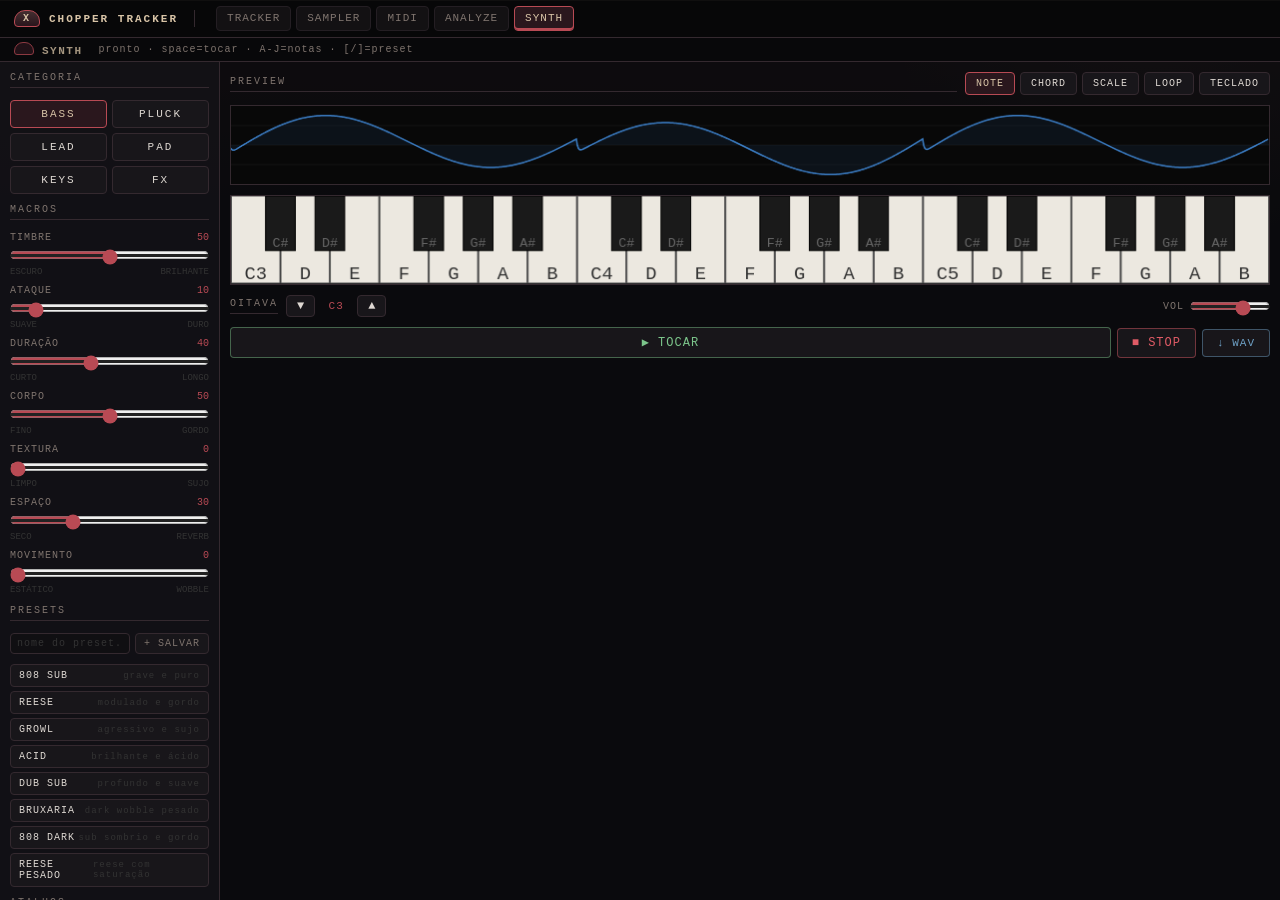
<file: synth.html>
<!DOCTYPE html>
<html lang="pt-BR">
<head>
    <meta charset="UTF-8">
    <title>CHOPPER TRACKER — SYNTH</title>
    <style>
        :root {
            --bg:     #0c0c0c;
            --bg2:    #141414;
            --bg3:    #1c1c1c;
            --border: #2a2a2a;
            --text:   #c8c8c8;
            --dim:    #555;
            --accent: #4a90d9;
            --green:  #70d870;
            --red:    #e05050;
            --yellow: #e8e040;
            --font:   'Courier New', Courier, monospace;
        }
        * { box-sizing: border-box; margin: 0; padding: 0; }
        html, body {
            background: var(--bg);
            color: var(--text);
            font-family: var(--font);
            font-size: 12px;
            height: 100%;
            overflow: hidden;
            display: flex;
            flex-direction: column;
        }

        /* HEADER */
        #sy-header {
            display: flex;
            align-items: center;
            gap: 16px;
            padding: 7px 14px;
            background: #0a0a0a;
            border-bottom: 1px solid var(--border);
            flex-shrink: 0;
        }
        .sy-logo { font-size: 13px; font-weight: bold; color: #9050e0; letter-spacing: 2px; }
        #sy-status { font-size: 10px; color: var(--dim); letter-spacing: 1px; flex: 1; }

        /* BODY */
        #sy-body {
            display: flex;
            flex-direction: row;
            flex: 1;
            overflow: hidden;
        }

        /* LEFT */
        #sy-left {
            width: 220px;
            flex-shrink: 0;
            display: flex;
            flex-direction: column;
            gap: 10px;
            padding: 10px;
            border-right: 1px solid var(--border);
            overflow-y: auto;
        }

        /* RIGHT */
        #sy-right {
            flex: 1;
            min-width: 0;
            display: flex;
            flex-direction: column;
            gap: 10px;
            padding: 10px;
            overflow-y: auto;
        }

        /* SECTION LABEL */
        .sy-sec {
            font-size: 10px;
            color: var(--dim);
            letter-spacing: 2px;
            border-bottom: 1px solid var(--border);
            padding-bottom: 4px;
            margin-bottom: 2px;
        }

        /* CATEGORY BUTTONS */
        #sy-cats {
            display: grid;
            grid-template-columns: 1fr 1fr;
            gap: 5px;
        }
        .sy-cat {
            background: var(--bg3);
            border: 1px solid var(--border);
            color: var(--dim);
            font-family: var(--font);
            font-size: 11px;
            padding: 7px 4px;
            cursor: pointer;
            letter-spacing: 2px;
            text-align: center;
            outline: none;
            transition: all 0.1s;
        }
        .sy-cat:hover { color: var(--text); border-color: #444; }
        .sy-cat.active { color: #fff; border-color: var(--accent); background: #1a2535; }
        .sy-cat[data-cat="BASS"].active  { border-color: #e05050; background: #2a1010; color: #f08080; }
        .sy-cat[data-cat="PLUCK"].active { border-color: #e8e040; background: #252500; color: #f0e060; }
        .sy-cat[data-cat="LEAD"].active  { border-color: #50d050; background: #102510; color: #80f080; }
        .sy-cat[data-cat="PAD"].active   { border-color: #9050e0; background: #1a0a2a; color: #c080f0; }
        .sy-cat[data-cat="KEYS"].active  { border-color: #4a90d9; background: #0a1a2a; color: #80c0f0; }
        .sy-cat[data-cat="FX"].active    { border-color: #e08020; background: #251500; color: #f0b060; }

        /* MACROS */
        #sy-macros { display: flex; flex-direction: column; gap: 8px; }
        .sy-macro { display: flex; flex-direction: column; gap: 3px; }
        .sy-macro-header { display: flex; justify-content: space-between; align-items: center; }
        .sy-macro-name { font-size: 10px; color: var(--dim); letter-spacing: 1px; }
        .sy-macro-labels { display: flex; justify-content: space-between; font-size: 9px; color: #333; }
        .sy-macro-val { font-size: 10px; color: var(--accent); min-width: 28px; text-align: right; }
        input[type=range].sy-slider {
            width: 100%;
            height: 18px;
            accent-color: var(--accent);
            cursor: pointer;
            background: transparent;
        }
        input[type=range].sy-slider::-webkit-slider-runnable-track {
            background: #222;
            height: 3px;
            border-radius: 2px;
        }
        input[type=range].sy-slider::-webkit-slider-thumb {
            -webkit-appearance: none;
            width: 12px;
            height: 12px;
            border-radius: 50%;
            background: var(--accent);
            margin-top: -4.5px;
            cursor: pointer;
        }

        /* PRESETS */
        #sy-presets { display: flex; flex-direction: column; gap: 4px; }
        .sy-preset {
            background: var(--bg2);
            border: 1px solid var(--border);
            color: var(--dim);
            font-family: var(--font);
            font-size: 10px;
            padding: 5px 8px;
            cursor: pointer;
            letter-spacing: 1px;
            text-align: left;
            outline: none;
            display: flex;
            justify-content: space-between;
            align-items: center;
        }
        .sy-preset:hover { color: var(--text); border-color: #444; background: var(--bg3); }
        .sy-preset .sy-preset-desc { font-size: 9px; color: #333; }

        /* PLAY MODES */
        #sy-modes {
            display: flex;
            gap: 5px;
            flex-wrap: wrap;
        }
        .sy-mode {
            background: var(--bg3);
            border: 1px solid var(--border);
            color: var(--dim);
            font-family: var(--font);
            font-size: 10px;
            padding: 5px 10px;
            cursor: pointer;
            letter-spacing: 1px;
            outline: none;
        }
        .sy-mode:hover { color: var(--text); border-color: #444; }
        .sy-mode.active { color: #fff; background: #1a2535; border-color: var(--accent); }

        /* PLAY / STOP / EXPORT */
        #sy-actions { display: flex; gap: 6px; align-items: center; }
        #sy-btn-play {
            background: #0a1a0a; border: 1px solid #2a4a2a; color: var(--green);
            font-family: var(--font); font-size: 12px; padding: 7px 18px;
            cursor: pointer; letter-spacing: 1px; outline: none; flex: 1;
        }
        #sy-btn-play:hover { background: #1a3a1a; }
        #sy-btn-play.playing { color: #90f090; background: #1a3a1a; }
        #sy-btn-stop {
            background: #1a0a0a; border: 1px solid #4a2020; color: var(--red);
            font-family: var(--font); font-size: 12px; padding: 7px 14px;
            cursor: pointer; letter-spacing: 1px; outline: none;
        }
        #sy-btn-stop:hover { background: #2a1010; }
        #sy-btn-export {
            background: var(--bg3); border: 1px solid var(--border); color: var(--text);
            font-family: var(--font); font-size: 11px; padding: 7px 14px;
            cursor: pointer; letter-spacing: 1px; outline: none;
        }
        #sy-btn-export:hover { background: #2a2a2a; }

        /* WAVEFORM PREVIEW */
        #sy-waveform {
            width: 100%;
            height: 80px;
            background: #080808;
            border: 1px solid var(--border);
            display: block;
            flex-shrink: 0;
        }

        /* KEYBOARD */
        #sy-kb-wrap {
            position: relative;
            flex-shrink: 0;
        }
        #sy-kb {
            width: 100%;
            height: 90px;
            display: block;
            background: #111;
            border: 1px solid var(--border);
            cursor: pointer;
            user-select: none;
        }

        /* LOOP DISPLAY */
        #sy-loop-wrap {
            display: flex;
            flex-direction: column;
            gap: 4px;
        }
        #sy-loop-canvas {
            width: 100%;
            height: 40px;
            background: #080808;
            border: 1px solid var(--border);
            display: block;
        }
        #sy-loop-info {
            font-size: 10px;
            color: var(--dim);
            letter-spacing: 1px;
            text-align: center;
        }

        /* VOLUME ROW */
        .sy-vol-row { display: flex; align-items: center; gap: 6px; }
        .sy-lbl { font-size: 10px; color: var(--dim); letter-spacing: 1px; white-space: nowrap; }

        /* OCTAVE */
        #sy-oct-row { display: flex; align-items: center; gap: 6px; }
        .sy-oct-btn {
            background: var(--bg3); border: 1px solid var(--border); color: var(--text);
            font-family: var(--font); font-size: 12px; padding: 3px 10px;
            cursor: pointer; outline: none;
        }
        .sy-oct-btn:hover { background: #2a2a2a; }
        #sy-oct-display { font-size: 11px; color: var(--accent); letter-spacing: 1px; min-width: 30px; text-align: center; }

        /* SHORTCUTS */
        #sy-shortcuts {
            border: 1px solid var(--border);
            padding: 8px;
            display: flex;
            flex-direction: column;
            gap: 3px;
        }
        .sy-shortcut { display: flex; justify-content: space-between; font-size: 10px; color: #333; }
        .sy-shortcut kbd { color: #555; }

        /* SAVE PRESET */
        #sy-save-row {
            display: flex;
            gap: 5px;
            align-items: center;
        }
        #sy-preset-name {
            flex: 1;
            background: var(--bg2);
            border: 1px solid var(--border);
            color: var(--text);
            font-family: var(--font);
            font-size: 10px;
            padding: 4px 6px;
            outline: none;
            letter-spacing: 1px;
            min-width: 0;
        }
        #sy-preset-name:focus { border-color: var(--accent); }
        #sy-preset-name::placeholder { color: #333; }
        #sy-btn-save {
            background: var(--bg3);
            border: 1px solid var(--border);
            color: var(--dim);
            font-family: var(--font);
            font-size: 10px;
            padding: 4px 8px;
            cursor: pointer;
            letter-spacing: 1px;
            white-space: nowrap;
            outline: none;
        }
        #sy-btn-save:hover { color: var(--text); border-color: #444; }

        .sy-preset-custom {
            position: relative;
        }
        .sy-preset-del {
            position: absolute;
            right: 4px;
            top: 50%;
            transform: translateY(-50%);
            background: none;
            border: none;
            color: #333;
            font-size: 12px;
            cursor: pointer;
            padding: 0 2px;
            line-height: 1;
            font-family: var(--font);
        }
        .sy-preset-del:hover { color: var(--red); background: none; }

        .sy-preset-tag {
            font-size: 8px;
            color: #9050e0;
            letter-spacing: 1px;
            margin-left: 4px;
        }

        /* NOTE indicator */
        #sy-note-indicator {
            font-size: 11px;
            color: var(--yellow);
            letter-spacing: 2px;
            min-width: 40px;
            text-align: right;
        }

        /* scrollbar */
        ::-webkit-scrollbar { width: 4px; }
        ::-webkit-scrollbar-track { background: var(--bg); }
        ::-webkit-scrollbar-thumb { background: #2a2a2a; }
</style>
<link rel="stylesheet" href="nav.css">
<link rel="stylesheet" href="theme.css">
</head>
<body class="has-global-nav">
    <nav class="global-nav">
        <span class="global-nav-title">CHOPPER TRACKER</span>
        <a href="index.html">TRACKER</a>
        <a href="sampler.html">SAMPLER</a>
        <a href="midi.html">MIDI</a>
        <a href="analyze.html">ANALYZE</a>
        <a class="active" href="synth.html">SYNTH</a>
    </nav>
    <div id="sy-header">
        <span class="sy-logo">SYNTH</span>
        <span id="sy-status">pronto</span>
        <span id="sy-note-indicator"></span>
    </div>

    <div id="sy-body">

        <!-- LEFT: category + macros + presets -->
        <aside id="sy-left">

            <div class="sy-sec">CATEGORIA</div>
            <div id="sy-cats">
                <button class="sy-cat active" data-cat="BASS">BASS</button>
                <button class="sy-cat" data-cat="PLUCK">PLUCK</button>
                <button class="sy-cat" data-cat="LEAD">LEAD</button>
                <button class="sy-cat" data-cat="PAD">PAD</button>
                <button class="sy-cat" data-cat="KEYS">KEYS</button>
                <button class="sy-cat" data-cat="FX">FX</button>
            </div>

            <div class="sy-sec">MACROS</div>
            <div id="sy-macros">
                <!-- generated by JS -->
            </div>

            <div class="sy-sec">PRESETS</div>
            <div id="sy-save-row">
                <input type="text" id="sy-preset-name" placeholder="nome do preset..." maxlength="20">
                <button id="sy-btn-save" onclick="saveCustomPreset()">+ SALVAR</button>
            </div>
            <div id="sy-presets">
                <!-- generated by JS -->
            </div>

            <div class="sy-sec">ATALHOS</div>
            <div id="sy-shortcuts">
                <div class="sy-shortcut"><span>tocar/parar</span><kbd>Space</kbd></div>
                <div class="sy-shortcut"><span>oitava ↑↓</span><kbd>Ctrl+↑↓</kbd></div>
                <div class="sy-shortcut"><span>notas (QWERTY)</span><kbd>A S D F G H J</kbd></div>
                <div class="sy-shortcut"><span>exportar</span><kbd>E</kbd></div>
                <div class="sy-shortcut"><span>próximo preset</span><kbd>]</kbd></div>
                <div class="sy-shortcut"><span>preset anterior</span><kbd>[</kbd></div>
            </div>

        </aside>

        <!-- RIGHT: waveform + keyboard + controls -->
        <main id="sy-right">

            <div style="display:flex;align-items:center;gap:8px;flex-shrink:0;">
                <div class="sy-sec" style="flex:1;margin:0;">PREVIEW</div>
                <div id="sy-modes">
                    <button class="sy-mode active" data-mode="note">NOTE</button>
                    <button class="sy-mode" data-mode="chord">CHORD</button>
                    <button class="sy-mode" data-mode="scale">SCALE</button>
                    <button class="sy-mode" data-mode="loop">LOOP</button>
                    <button class="sy-mode" data-mode="keys">TECLADO</button>
                </div>
            </div>

            <canvas id="sy-waveform"></canvas>

            <div id="sy-loop-wrap" style="display:none;">
                <canvas id="sy-loop-canvas"></canvas>
                <div id="sy-loop-info">· · ·</div>
            </div>

            <div id="sy-kb-wrap">
                <canvas id="sy-kb"></canvas>
            </div>

            <div style="display:flex;align-items:center;gap:8px;flex-shrink:0;">
                <div class="sy-sec" style="margin:0;">OITAVA</div>
                <div id="sy-oct-row">
                    <button class="sy-oct-btn" onclick="changeOctave(-1)">▼</button>
                    <span id="sy-oct-display">C3</span>
                    <button class="sy-oct-btn" onclick="changeOctave(+1)">▲</button>
                </div>
                <div style="flex:1;"></div>
                <div class="sy-vol-row">
                    <span class="sy-lbl">VOL</span>
                    <input type="range" id="sy-vol" class="sy-slider" min="0" max="1" step="0.01" value="0.7" style="width:80px;">
                </div>
            </div>

            <div id="sy-actions">
                <button id="sy-btn-play" onclick="togglePlay()">▶ TOCAR</button>
                <button id="sy-btn-stop" onclick="stopAll()">■ STOP</button>
                <button id="sy-btn-export" onclick="exportWAV()">↓ WAV</button>
            </div>

        </main>
    </div>

    <script src="synth.js"></script>
</body>
</html>
</file>
<file: nav.css>
.global-nav {
    height: 38px;
    flex-shrink: 0;
    display: flex;
    align-items: center;
    gap: 4px;
    padding: 4px 14px;
    background: #050505;
    border-bottom: 1px solid #252525;
    font-family: 'Courier New', Courier, monospace;
    font-size: 11px;
    letter-spacing: 1px;
}

.global-nav-title {
    color: #e05050;
    font-weight: bold;
    margin-right: 16px;
    padding-right: 16px;
    border-right: 1px solid #252525;
    white-space: nowrap;
}

.global-nav a {
    color: #777;
    text-decoration: none;
    border: 1px solid #252525;
    background: #141414;
    padding: 3px 10px;
    line-height: 1.4;
    white-space: nowrap;
    transition: color 0.15s, border-color 0.15s, background 0.15s;
}

.global-nav a:hover {
    color: #fff;
    border-color: #444;
    background: #1d1d1d;
}

.global-nav a.active {
    color: #e8e040;
    border-color: #4a4a20;
    background: #1c1c10;
    box-shadow: 0 1px 0 #e8e040 inset;
}

body.has-global-nav #app,
body.has-global-nav #midi-app {
    height: calc(100vh - 38px);
}

@media (max-width: 720px) {
    .global-nav {
        overflow-x: auto;
    }

    .global-nav-title {
        position: sticky;
        left: 0;
        background: #050505;
        padding-right: 8px;
    }
}
</file>
<file: theme.css>
:root {
    --ct-bg: #0b0b0d;
    --ct-bg-soft: #121115;
    --ct-panel: #18161a;
    --ct-panel-2: #211b20;
    --ct-rail: #08080a;
    --ct-line: #34292f;
    --ct-line-soft: #241e23;
    --ct-text: #ded8d2;
    --ct-muted: #7f746e;
    --ct-faint: #4d4541;
    --ct-red: #b84a54;
    --ct-red-hot: #e05b66;
    --ct-rose: #d97983;
    --ct-bone: #d8c4a7;
    --ct-tan: #9b7357;
    --ct-blue: #6fa2c7;
    --ct-green: #7cc58b;
    --ct-yellow: #d7bd64;
    --ct-font: 'Courier New', Courier, monospace;

    --bg: var(--ct-bg);
    --bg2: var(--ct-bg-soft);
    --bg3: var(--ct-panel);
    --bg-beat: #171a1a;
    --bg-selected: #35262e;
    --bg-playing: #241f22;
    --border: var(--ct-line);
    --line: var(--ct-line);
    --text: var(--ct-text);
    --dim: var(--ct-muted);
    --text-dim: var(--ct-muted);
    --accent: var(--ct-red);
    --hot: var(--ct-red-hot);
    --warn: var(--ct-yellow);
    --note: var(--ct-yellow);
    --vol: var(--ct-green);
    --fx: var(--ct-red-hot);
    --logo: var(--ct-red-hot);
    --font: var(--ct-font);
}

html,
body {
    background:
        linear-gradient(180deg, rgba(184, 74, 84, 0.09), transparent 210px),
        radial-gradient(circle at 90% 0%, rgba(216, 196, 167, 0.07), transparent 280px),
        var(--ct-bg) !important;
    color: var(--ct-text);
}

.global-nav {
    height: 38px;
    padding: 5px 14px;
    background: #070708;
    border-bottom: 1px solid var(--ct-line);
    box-shadow: 0 1px 0 rgba(216, 196, 167, 0.04) inset;
    gap: 5px;
}

.global-nav-title {
    display: inline-flex;
    align-items: center;
    gap: 9px;
    color: var(--ct-bone);
    letter-spacing: 2px;
    margin-right: 16px;
    padding-right: 16px;
    border-right: 1px solid var(--ct-line);
}

.global-nav-title::before {
    content: "x";
    display: inline-flex;
    align-items: center;
    justify-content: center;
    width: 24px;
    height: 15px;
    border: 1px solid var(--ct-red);
    border-radius: 11px 11px 4px 4px;
    background:
        linear-gradient(180deg, rgba(216, 196, 167, 0.15), transparent),
        #2a151c;
    color: var(--ct-bone);
    font-size: 10px;
    font-weight: bold;
    line-height: 1;
    text-transform: uppercase;
}

.global-nav a {
    background: #131113;
    border-color: var(--ct-line-soft);
    color: var(--ct-muted);
    border-radius: 4px;
    padding: 4px 10px;
}

.global-nav a:hover {
    color: var(--ct-text);
    border-color: var(--ct-tan);
    background: #1b171a;
}

.global-nav a.active {
    color: var(--ct-bone);
    border-color: var(--ct-red);
    background: #2a171d;
    box-shadow: 0 -2px 0 var(--ct-red) inset;
}

body.has-global-nav #app,
body.has-global-nav #midi-app {
    height: calc(100vh - 38px);
}

#toolbar,
#midi-header,
#sm-header,
#az-header,
#sy-header,
#page-bar,
#midi-topbar,
#wf-modal-bar {
    background: rgba(8, 8, 10, 0.96) !important;
    border-color: var(--ct-line) !important;
}

.logo,
.midi-logo,
.sm-logo,
.az-logo,
.sy-logo {
    color: var(--ct-bone) !important;
    letter-spacing: 2px;
}

.logo::before,
.midi-logo::before,
.sm-logo::before,
.az-logo::before,
.sy-logo::before {
    content: "";
    display: inline-block;
    width: 18px;
    height: 11px;
    margin-right: 8px;
    border: 1px solid var(--ct-red);
    border-radius: 9px 9px 3px 3px;
    background: #2a151c;
    vertical-align: -1px;
}

#main,
#midi-main,
#sm-body,
#az-body,
#sy-body {
    background: transparent !important;
}

#panel-left,
#midi-sidebar,
#sm-left,
#az-left,
#sy-left,
.midi-block,
#kits-list,
#sm-pitch-box,
#sy-shortcuts {
    background: rgba(18, 17, 21, 0.96) !important;
    border-color: var(--ct-line) !important;
}

#panel-tracker,
#midi-stage,
#sm-right,
#az-right,
#sy-right {
    background: rgba(11, 11, 13, 0.72) !important;
}

button,
.page-btn,
.arr-slot,
.tab-btn,
.midi-mode-btn,
.midi-snap-btn,
.sy-cat,
.sy-mode,
.sy-preset,
#sm-btn-fetch,
#sm-btn-cut {
    border-color: var(--ct-line) !important;
    background: var(--ct-panel) !important;
    color: var(--ct-text);
    border-radius: 4px;
}

button:hover,
.page-btn:hover,
.arr-slot:hover,
.tab-btn:hover,
.midi-mode-btn:hover,
.midi-snap-btn:hover,
.sy-cat:hover,
.sy-mode:hover,
.sy-preset:hover,
#sm-btn-fetch:hover,
#sm-btn-cut:hover {
    background: var(--ct-panel-2) !important;
    border-color: var(--ct-tan) !important;
    color: #fff !important;
}

.tab-btn.active,
.page-btn.active,
.arr-slot.arr-active,
.midi-mode-btn.active,
.midi-snap-btn.active,
.sy-cat.active,
.sy-mode.active,
.sy-preset.active {
    color: var(--ct-bone) !important;
    border-color: var(--ct-red) !important;
    background: #2a171d !important;
}

#btn-play,
#btn-midi-play,
#sm-btn-play,
#az-btn-play,
#sy-btn-play {
    color: var(--ct-green) !important;
    border-color: rgba(124, 197, 139, 0.45) !important;
}

#btn-stop,
#btn-midi-record,
#sm-btn-stop,
#az-btn-stop,
#sy-btn-stop,
#wf-modal-close {
    color: var(--ct-red-hot) !important;
    border-color: rgba(224, 91, 102, 0.45) !important;
}

#btn-export,
#btn-export-arr,
#btn-midi-export,
#sm-btn-export,
#az-btn-export,
#sy-btn-export,
#btn-load-proj,
#btn-save-proj {
    color: var(--ct-blue) !important;
    border-color: rgba(111, 162, 199, 0.45) !important;
}

input,
select,
textarea,
#kits-search,
#sm-url,
#sy-preset-name {
    background: #100f12 !important;
    border-color: var(--ct-line) !important;
    color: var(--ct-text) !important;
    border-radius: 4px;
}

input:focus,
select:focus,
textarea:focus,
#kits-search:focus,
#sm-url:focus,
#sy-preset-name:focus {
    border-color: var(--ct-red) !important;
    outline: none;
}

input[type="range"] {
    accent-color: var(--ct-red);
}

#waveform,
#wf-canvas-big,
#sm-waveform,
#sm-overview,
#sm-ruler,
#az-waveform,
#az-kb,
#az-pianoroll,
#midi-roll,
#midi-reference,
#midi-ref-overview,
#sy-waveform,
#sy-kb,
#sy-loop-canvas {
    background: #09090b !important;
    border-color: var(--ct-line) !important;
}

#tracker-table thead tr th,
#tracker-table tbody tr td,
.chord-timeline,
#az-chord-timeline,
.chroma-bars,
#az-chroma {
    border-color: var(--ct-line-soft) !important;
}

#tracker-table thead tr th {
    background: #09090b !important;
}

tr.row-beat {
    background: #15171a !important;
}

tr.row-playing {
    background: #2b2420 !important;
}

td.cell-selected {
    background: #3a252d !important;
    outline-color: var(--ct-red) !important;
}

td.cell-note,
.slice-note,
.ak-value,
#az-key-name,
#sm-note-big,
#sy-note-indicator {
    color: var(--ct-yellow) !important;
}

td.cell-vol,
.cell-volcmd {
    color: var(--ct-green) !important;
}

td.cell-fx,
.fx-code {
    color: var(--ct-red-hot) !important;
}

#dropzone,
#sm-drop,
#az-dropzone {
    background: rgba(11, 11, 13, 0.52);
    border-color: var(--ct-line) !important;
    border-radius: 6px;
}

#dropzone:hover,
#dropzone.drag-over,
#sm-drop:hover,
#sm-drop.over,
#az-dropzone:hover,
#az-dropzone.drag-over {
    border-color: var(--ct-red) !important;
}

::-webkit-scrollbar-track {
    background: #08080a !important;
}

::-webkit-scrollbar-thumb {
    background: #33272d !important;
}

::-webkit-scrollbar-thumb:hover {
    background: #4a333a !important;
}

/* ── Sub-headers (Sampler / Analyze / Synth): barra de status, não header ── */
#sm-header,
#az-header,
#sy-header {
    padding: 4px 14px !important;
    min-height: unset !important;
    font-size: 11px;
}

.sm-logo,
.az-logo,
.sy-logo {
    font-size: 11px !important;
    letter-spacing: 1.5px !important;
    opacity: 0.75;
}

/* ── Abas de link (MIDI ↗ e ANALYZE ↗) no painel do tracker ── */
.tab-btn[data-tab="midi"],
.tab-btn[data-tab="analyze"] {
    color: var(--ct-blue) !important;
    border-style: dashed !important;
    border-color: var(--ct-line) !important;
    background: transparent !important;
    opacity: 0.8;
}

.tab-btn[data-tab="midi"]:hover,
.tab-btn[data-tab="analyze"]:hover {
    opacity: 1;
    border-color: var(--ct-blue) !important;
    background: rgba(111, 162, 199, 0.07) !important;
}
</file>
<file: midi.css>
:root {
    --bg: #091018;
    --bg2: #0f1722;
    --bg3: #151f2d;
    --line: #233041;
    --text: #d8e2ee;
    --dim: #708198;
    --accent: #4a90d9;
    --hot: #e05050;
    --warn: #e8e040;
    --paper: #f2f1eb;
    --ink: #111318;
    --font: "Courier New", Courier, monospace;
}

* { box-sizing: border-box; margin: 0; padding: 0; }

html, body {
    height: 100%;
    background:
        radial-gradient(circle at top, rgba(74, 144, 217, 0.16), transparent 35%),
        linear-gradient(135deg, #060b11, #0b121b 45%, #081018);
    color: var(--text);
    font-family: var(--font);
    overflow: hidden;
}

button, input, select {
    font-family: inherit;
}

#midi-app {
    height: 100%;
    display: flex;
    flex-direction: column;
}

#midi-header {
    display: flex;
    align-items: center;
    gap: 16px;
    padding: 10px 14px;
    border-bottom: 1px solid var(--line);
    background: rgba(7, 10, 15, 0.92);
}

.midi-logo {
    color: #f0a050;
    font-weight: bold;
    letter-spacing: 2px;
}

#midi-status {
    flex: 1;
    color: var(--dim);
    font-size: 11px;
}

.midi-header-actions {
    display: flex;
    gap: 8px;
}

button {
    border: 1px solid var(--line);
    background: var(--bg3);
    color: var(--text);
    font-size: 11px;
    padding: 6px 12px;
    cursor: pointer;
}

button:hover {
    background: #1a2839;
}

#btn-midi-record {
    color: var(--hot);
    border-color: #4a2020;
}

#btn-midi-record.active {
    background: #3a1111;
    color: #ffb4b4;
}

#btn-midi-export {
    color: var(--accent);
    border-color: #1a3050;
}

#btn-midi-play {
    color: #70d870;
    border-color: #2a4a2a;
}

#btn-midi-play.active {
    background: #16321b;
    color: #b8ffb8;
}

#btn-midi-loop {
    color: #e8e040;
    border-color: #4a4a20;
}

#btn-midi-loop.active {
    background: #2f2d11;
    color: #fff6a8;
}

#midi-main {
    flex: 1;
    display: flex;
    min-height: 0;
}

#midi-sidebar {
    width: 280px;
    padding: 12px;
    border-right: 1px solid var(--line);
    display: flex;
    flex-direction: column;
    gap: 12px;
    overflow-y: auto;
    background: rgba(9, 14, 21, 0.84);
}

.midi-block {
    border: 1px solid var(--line);
    background: rgba(17, 24, 35, 0.9);
    padding: 10px;
    display: flex;
    flex-direction: column;
    gap: 10px;
}

.midi-block-title {
    color: var(--dim);
    font-size: 10px;
    letter-spacing: 2px;
}

.midi-field {
    display: flex;
    flex-direction: column;
    gap: 4px;
    font-size: 10px;
    color: var(--dim);
}

.midi-field input,
.midi-field select {
    background: #0a0f16;
    border: 1px solid var(--line);
    color: var(--text);
    padding: 6px 8px;
    font-size: 12px;
}

.midi-check {
    display: flex;
    align-items: center;
    gap: 8px;
    color: var(--text);
    font-size: 11px;
}

#midi-take-info,
#midi-help,
#midi-grid-help,
#midi-selection-info,
#midi-step-info,
#midi-write-help,
#midi-edit-info,
#midi-record-help,
#midi-ref-info,
#midi-key-map {
    color: var(--text);
    font-size: 11px;
    line-height: 1.6;
}

#midi-selection-info {
    color: #9bb6d1;
}

#midi-step-info {
    color: #8ed7ff;
}

#midi-edit-info {
    color: #ffc98a;
}

.midi-mode-switch {
    display: grid;
    grid-template-columns: 1fr 1fr;
    gap: 6px;
}

.midi-snap-row {
    grid-template-columns: 1fr 1fr 1fr;
}

.midi-mode-btn {
    padding: 8px 10px;
    letter-spacing: 1px;
    color: var(--dim);
}

.midi-mode-btn.active {
    color: #eef5fd;
    border-color: var(--accent);
    background: #18283b;
}

#btn-metronome.active,
#btn-ref-monitor.active {
    color: #eef5fd;
    border-color: #3f6ea7;
    background: #18304d;
}

#btn-step-input.active {
    color: #eef5fd;
    border-color: #3f6ea7;
    background: #18304d;
}

.midi-snap-btn.active {
    color: #eef5fd;
    border-color: #4a90d9;
    background: #18304d;
}

#midi-summary {
    display: grid;
    grid-template-columns: 1fr 1fr;
    gap: 8px;
}

#midi-summary div {
    border: 1px solid var(--line);
    padding: 8px;
    background: #0b1118;
    display: flex;
    flex-direction: column;
    gap: 4px;
}

.dim {
    color: var(--dim);
    font-size: 10px;
    letter-spacing: 1px;
}

.keys {
    color: var(--warn);
}

#midi-live-note {
    display: flex;
    align-items: baseline;
    justify-content: space-between;
    gap: 10px;
    padding: 8px 10px;
    border: 1px solid var(--line);
    background: #0b1118;
}

#midi-live-note-name {
    color: #ffd27f;
    font-size: 18px;
    letter-spacing: 1px;
}

#midi-key-map {
    display: grid;
    grid-template-columns: 1fr 1fr;
    gap: 4px 8px;
}

.midi-key-map-item {
    display: flex;
    justify-content: space-between;
    gap: 8px;
    padding: 2px 0;
    border-bottom: 1px solid rgba(255,255,255,0.05);
}

.midi-key-map-item .key {
    color: var(--warn);
}

.midi-key-map-item .note {
    color: #9bb6d1;
}

.midi-inline-row {
    display: flex;
    align-items: center;
    gap: 8px;
    font-size: 11px;
}

.srv-dot {
    width: 10px;
    height: 10px;
    border-radius: 50%;
    display: inline-block;
    box-shadow: 0 0 0 1px rgba(255,255,255,0.08);
}

.srv-dot.on {
    background: #5be16f;
    box-shadow: 0 0 10px rgba(91,225,111,0.45);
}

.srv-dot.off {
    background: #a34040;
    box-shadow: 0 0 10px rgba(163,64,64,0.32);
}

#midi-ref-name {
    color: #ffd79a;
    white-space: nowrap;
    overflow: hidden;
    text-overflow: ellipsis;
}

#midi-ref-analysis {
    color: #9bb6d1;
}

#midi-stage {
    flex: 1;
    display: flex;
    flex-direction: column;
    min-width: 0;
}

#midi-ref-wrap {
    height: 110px;
    border-bottom: 1px solid var(--line);
    background: rgba(8, 14, 21, 0.92);
}

#midi-ref-tabs {
    display: flex;
    gap: 6px;
    padding: 8px 10px;
    border-bottom: 1px solid var(--line);
    background: rgba(8, 14, 21, 0.96);
    overflow-x: auto;
}

.midi-ref-tab {
    border: 1px solid var(--line);
    background: #111b28;
    color: var(--text);
    font-size: 11px;
    padding: 5px 10px;
    white-space: nowrap;
    display: inline-flex;
    align-items: center;
    gap: 8px;
}

.midi-ref-tab.active {
    border-color: var(--accent);
    background: #1a2a3d;
}

.midi-ref-tab.cut {
    color: #f0a050;
    border-color: #4e3420;
}

.midi-ref-tab-x {
    color: #aab8c8;
    font-size: 11px;
    line-height: 1;
}

.midi-ref-tab-x:hover {
    color: #ffffff;
}

#midi-ref-overview-wrap {
    height: 36px;
    border-bottom: 1px solid var(--line);
    background: rgba(6, 11, 17, 0.92);
}

#midi-ref-overview {
    width: 100%;
    height: 100%;
    display: block;
    cursor: pointer;
}

#midi-reference {
    width: 100%;
    height: 100%;
    display: block;
    cursor: crosshair;
}

#midi-topbar {
    display: flex;
    gap: 10px;
    padding: 10px 12px;
    border-bottom: 1px solid var(--line);
    background: rgba(10, 14, 20, 0.76);
    flex-wrap: wrap;
}

.metric {
    min-width: 90px;
    display: flex;
    align-items: baseline;
    gap: 6px;
}

.metric span:last-child {
    color: #edf4fb;
    font-size: 13px;
}

#midi-view-tools {
    margin-left: auto;
    display: flex;
    gap: 8px;
}

#midi-roll-wrap {
    flex: 1;
    min-height: 220px;
    padding: 12px;
}

#midi-roll {
    width: 100%;
    height: 100%;
    display: block;
    border: 1px solid var(--line);
    background: #071019;
    cursor: crosshair;
}

#midi-piano-wrap {
    padding: 0 12px 12px;
}

#midi-piano {
    position: relative;
    height: 190px;
    border: 1px solid var(--line);
    background: linear-gradient(180deg, #101720, #0a0f15);
    overflow: hidden;
    user-select: none;
}

.piano-key {
    position: absolute;
    top: 0;
    display: flex;
    flex-direction: column;
    justify-content: flex-end;
    align-items: center;
    padding-bottom: 8px;
    border: 1px solid #111;
    cursor: pointer;
    font-size: 10px;
}

.piano-note {
    font-size: 10px;
    line-height: 1;
}

.piano-keyhint {
    margin-top: 4px;
    font-size: 9px;
    line-height: 1;
    opacity: 0.75;
}

.piano-key.white {
    height: 100%;
    background: linear-gradient(180deg, #fcfcf7, #dfdfd6 72%, #c6c6bd);
    color: var(--ink);
    z-index: 1;
}

.piano-key.black {
    height: 62%;
    background: linear-gradient(180deg, #363c42, #08090b 76%);
    color: #dfe7f0;
    z-index: 2;
}

.piano-key.in-scale.white { background: linear-gradient(180deg, #f8f1d8, #e2d29e 72%, #c7b16a); }
.piano-key.in-scale.black { background: linear-gradient(180deg, #78611f, #1b1407 76%); }
.piano-key.root.white { background: linear-gradient(180deg, #ffdcb3, #f2ac63 72%, #ca6b2c); }
.piano-key.root.black { background: linear-gradient(180deg, #d3853c, #371a08 76%); }
.piano-key.active {
    box-shadow: inset 0 0 0 2px rgba(255,255,255,0.45), 0 0 18px rgba(74,144,217,0.25);
}
.piano-key.white.active { background: linear-gradient(180deg, #dff1ff, #76bef6 72%, #367dae); }
.piano-key.black.active { background: linear-gradient(180deg, #94d4ff, #1e638e 76%); }

@media (max-width: 900px) {
    html, body {
        overflow: auto;
    }

    #midi-main {
        flex-direction: column;
    }

    #midi-sidebar {
        width: 100%;
        border-right: none;
        border-bottom: 1px solid var(--line);
    }

    #midi-roll-wrap {
        min-height: 320px;
    }
}
</file>
